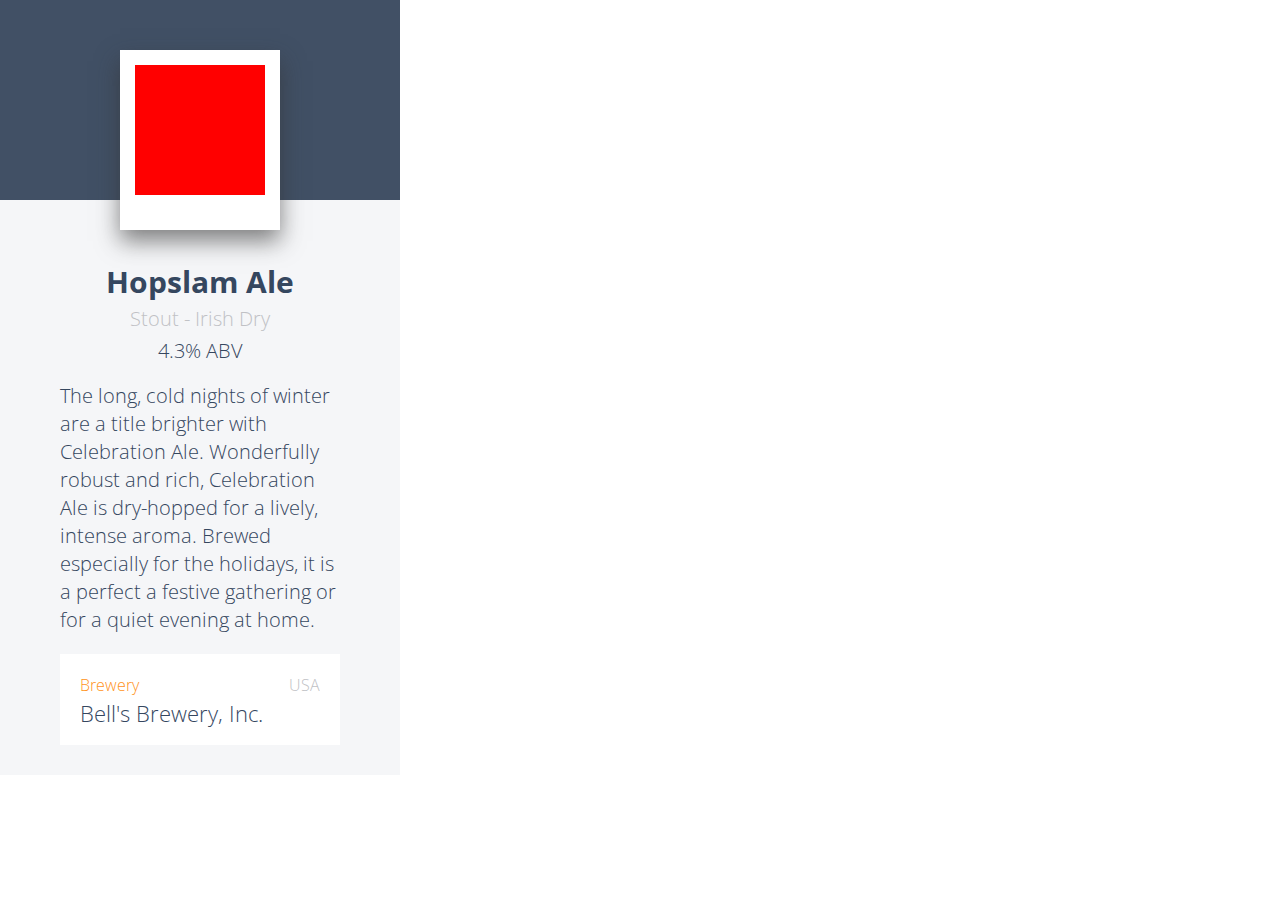
<file: tp.html>
<!DOCTYPE html>
</html>
 <head>
  <meta charset="UTF-8">
  <title>TP - clase 5</title>
  <link rel="stylesheet" type="text/css" href="css/reset.css"><!--reset-->
  <link rel='stylesheet' type='text/css' href='https://fonts.googleapis.com/css?family=Open+Sans+Condensed:300,300italic,700'><!--fuente-->
  <link rel="stylesheet" type="text/css" href="http://ionicons.com/css/ionicons.min.css?v=2.0.1"><!--íconos-->
  <link rel="stylesheet" type="text/css" href="tp.css">
 </head>
 <body>
   <div class="container">
     <div class="header">
      <a href="#" class="ion-chevron-left"></a> <!--ejemplo en enlace y div, se añadió cursor pointer. para este último-->
      <div class="ion-ios-heart-outline"></div> <!-- transform y transition efectos -->
      <div class="top-content">
       <!-- div img referencia -->
       <div class="img-src"></div>
       <!-- star icon's-->
       <span class="ion-ios-star"></span>
       <span class="ion-ios-star"></span>
       <span class="ion-ios-star"></span>
       <span class="ion-ios-star"></span>
      </div>
     </div>
     <div class="content">
      <h2>Hopslam Ale</h2>
      <h3>Stout - Irish Dry</h3>
      <span>4.3% ABV</span>
      <p>
        The long, cold nights of winter are a title brighter with Celebration
        Ale. Wonderfully robust and rich, Celebration Ale is dry-hopped for a lively, intense aroma.
        Brewed especially for the holidays, it is a perfect a festive gathering
        or for a quiet evening at home.
      </p>
      <!--destacado-->
      <div class="box_text">
        <div class="separador">
         <span class="left">Brewery</span>
         <span  class="right">usa</span>
       </div>
        Bell's Brewery, Inc.
      </div>
     </div>
   </div>
</body>
</html>
</file>
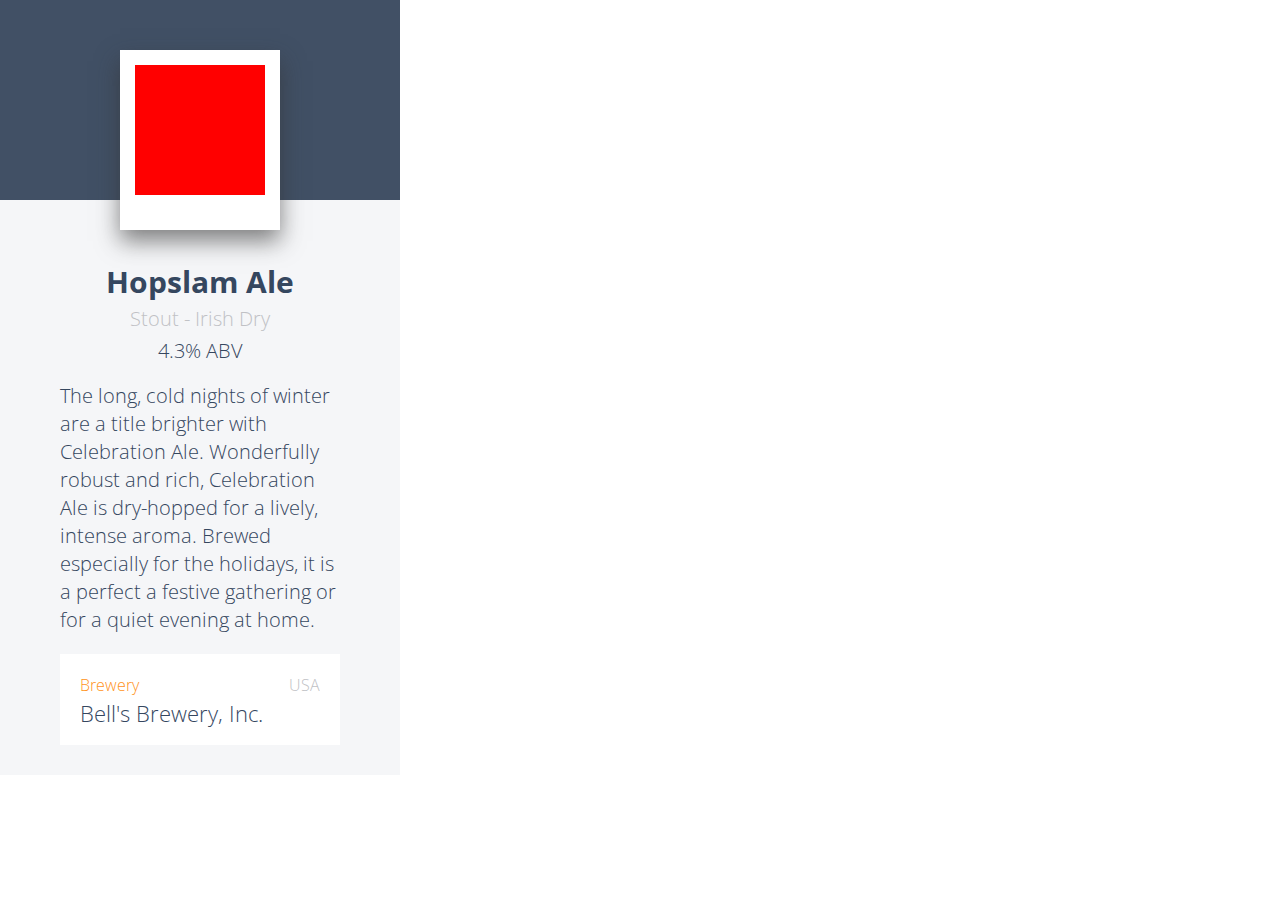
<file: clase 5/tp.html>
<!DOCTYPE html>
</html>
 <head>
  <meta charset="UTF-8">
  <title>TP - clase 5</title>
  <link rel="stylesheet" type="text/css" href="css/reset.css"><!--reset-->
  <link rel='stylesheet' type='text/css' href='https://fonts.googleapis.com/css?family=Open+Sans+Condensed:300,300italic,700'><!--fuente-->
  <link rel="stylesheet" type="text/css" href="http://ionicons.com/css/ionicons.min.css?v=2.0.1"><!--íconos-->
  <link rel="stylesheet" type="text/css" href="css/tp.css">
 </head>
 <body>
   <div class="container">
     <div class="header">
      <a href="#" class="ion-chevron-left"></a> <!--ejemplo en enlace y div, se añadió cursor pointer. para este último-->
      <div class="ion-ios-heart-outline"></div> <!-- transform y transition efectos -->
      <div class="top-content">
       <!-- div img referencia -->
       <div class="img-src"></div>
       <!-- star icon's-->
       <span class="ion-ios-star"></span>
       <span class="ion-ios-star"></span>
       <span class="ion-ios-star"></span>
       <span class="ion-ios-star"></span>
      </div>
     </div>
     <div class="content">
      <h2>Hopslam Ale</h2>
      <h3>Stout - Irish Dry</h3>
      <span>4.3% ABV</span>
      <p>
        The long, cold nights of winter are a title brighter with Celebration
        Ale. Wonderfully robust and rich, Celebration Ale is dry-hopped for a lively, intense aroma.
        Brewed especially for the holidays, it is a perfect a festive gathering
        or for a quiet evening at home.
      </p>
      <!--destacado-->
      <div class="box_text">
        <div class="separador">
         <span class="left">Brewery</span>
         <span  class="right">usa</span>
       </div>
        Bell's Brewery, Inc.
      </div>
     </div>
   </div>
</body>
</html>
</file>
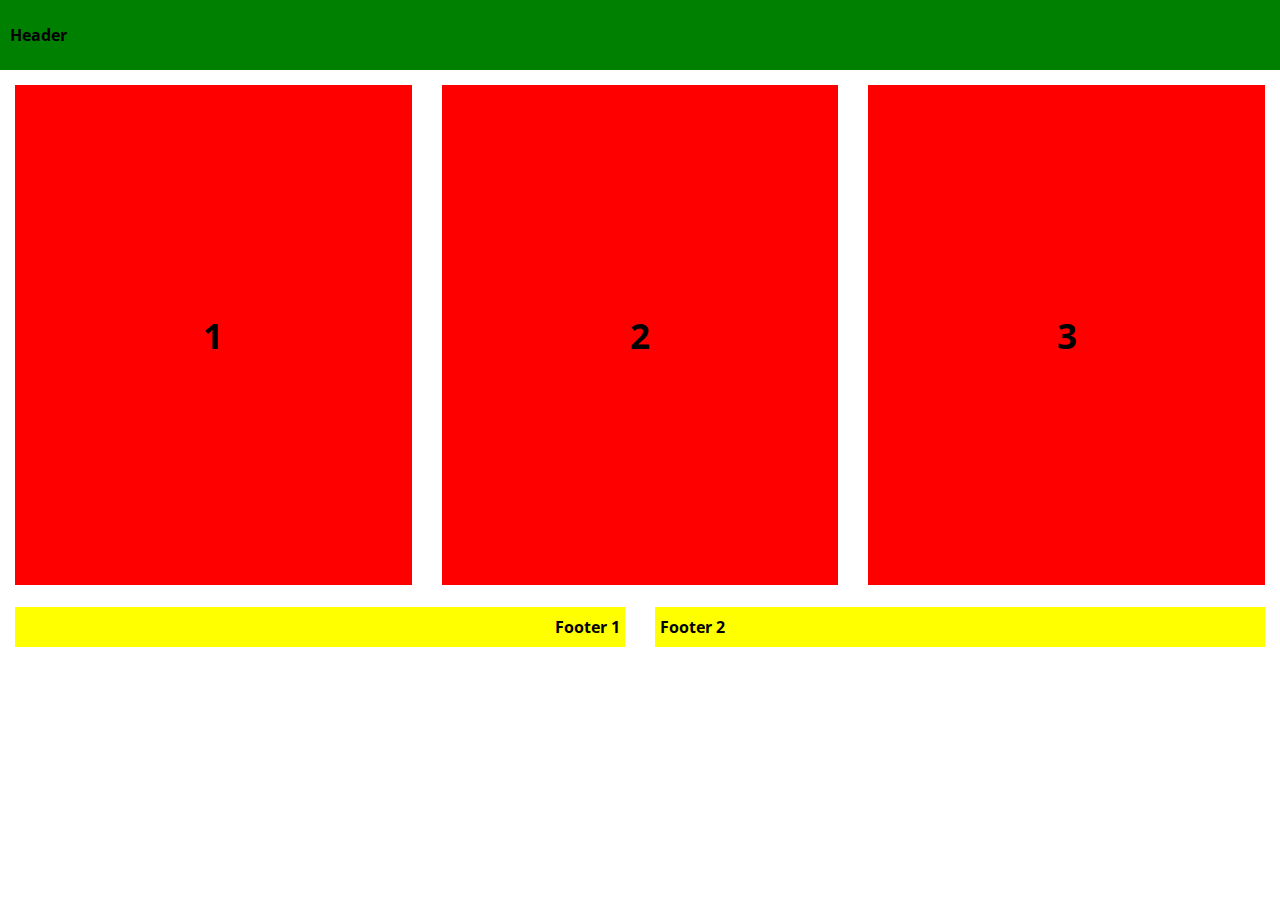
<file: clase 6/ejercicio-responsive.html>
<!DOCTYPE html>
</html>
 <head>
  <meta charset="UTF-8">
  <meta name="viewport" content="width=device-width, initial-scale=1.0">
  <title>TP - clase 6</title>
  <link rel="stylesheet" type="text/css" href="css/reset.css"><!--reset-->
  <link rel='stylesheet' type='text/css' href='https://fonts.googleapis.com/css?family=Open+Sans+Condensed:300,300italic,700'><!--fuente-->
  <link rel="stylesheet" type="text/css" href="ejercicio-responsive.css">
 </head>
 <body>
   <!-- Header -->
   <header>Header</header>
   <!-- bloques centrales -->
   <div class="contenedor">
    <div class="bloques">1</div>
    <div class="bloques">2</div>
    <div class="bloques last">3</div>
   </div>
  <!--footer-->
   <div class="contenedor-footer">
     <div class="footer">Footer 1</div>
     <div class="footer last">Footer 2</div>
   </div>
 </body>
 </html>
</file>
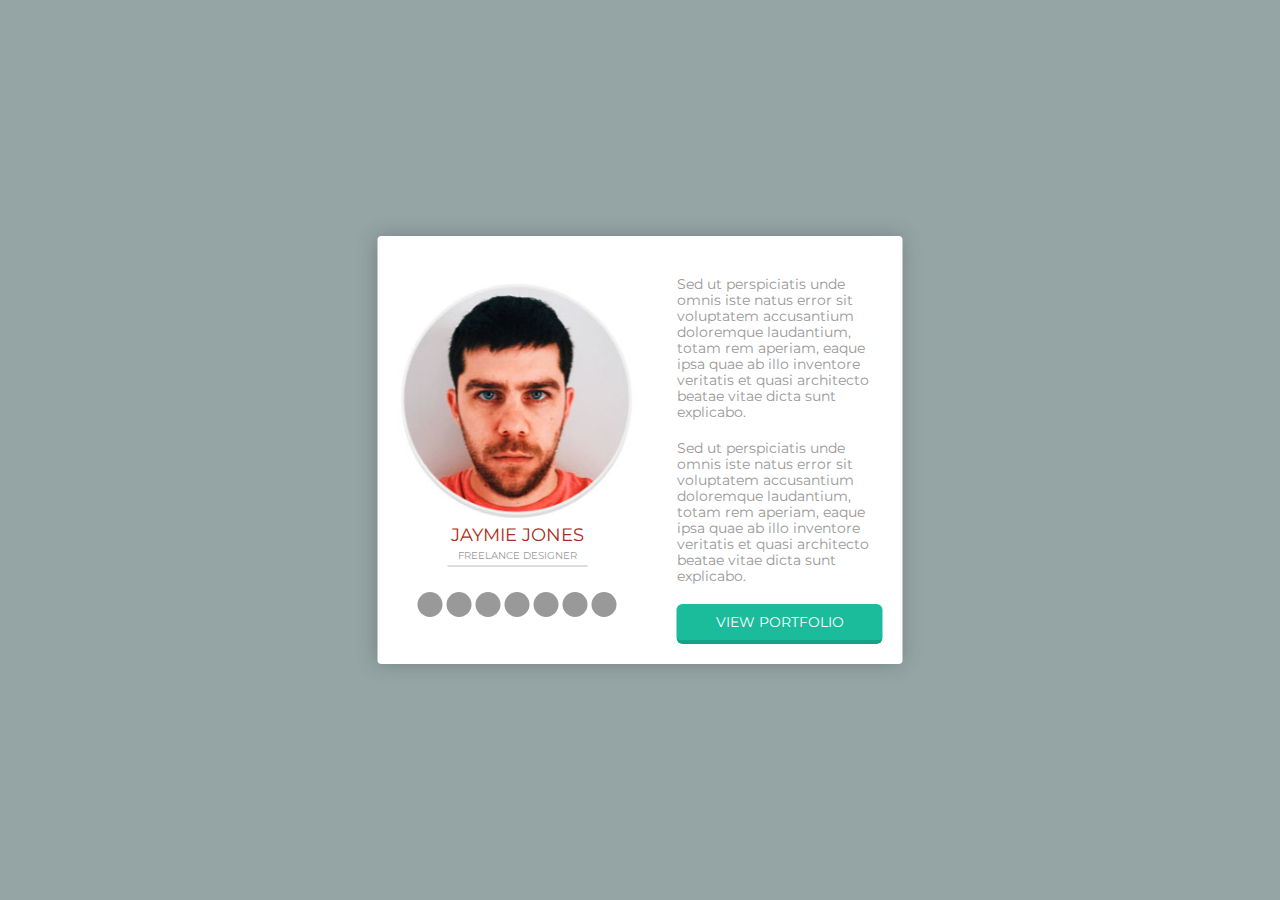
<file: clase 9/ejercicio.html>
<!DOCTYPE html>
</html>
 <head>
  <meta charset="UTF-8">
  <meta name="viewport" content="width=device-width, initial-scale=1.0">
  <title>Ejercicio en SASS</title>
  <link rel="stylesheet" type="text/css" href="css/style2.css"><!-- css -->
 </head>
 <body>
    <div class="tarjeta-presentacion">
     <div class="contenedor">
       <img src="img/img-profile.jpg">
       <h2>jaymie jones</h2>
       <h3>freelance designer</h3>
       <ul>
         <li>
           <a href="#">
            <span class="ion-social-linkedin"></span>
           </a>
         </li>
         <li >
          <a href="#">
           <span class="ion-social-dribbble"></span>
         </a>
         </li>
         <li >
          <a href="#">
           <span class="ion-social-facebook"></span>
          </a>
         </li>
         <li >
          <span class="ion-social-twitter"></span>
         </li>
         <li >
          <span class="ion-social-googleplus"></span>
         </li>
         <li >
          <span class="ion-social-whatsapp"></span>
         </li>
         <li >
          <span class="ion-social-github"></span>
         </li>
       </ul>

    </div>
     <div class="contenedor">
      <p>Sed ut perspiciatis unde omnis iste natus error sit voluptatem
        accusantium doloremque laudantium, totam rem aperiam, eaque ipsa quae ab illo inventore
         veritatis et quasi architecto beatae vitae dicta sunt explicabo.
       </p>
       <p>Sed ut perspiciatis unde omnis iste natus error sit voluptatem
         accusantium doloremque laudantium, totam rem aperiam, eaque ipsa quae ab illo inventore
          veritatis et quasi architecto beatae vitae dicta sunt explicabo.
        </p>
        <a class="btn" href="#">view portfolio</a>
     </div>
  </div>
 </body>
</html>
</file>
<file: tp.css>
@charset "UTF-8";
html, body {
  height: 100%;
  padding: 0;
  margin: 0;
  font-family: 'Open Sans Condensed', Arial;
  font-style: normal;
  color: #35475f;
  font-weight: 300;
}
body {
  text-align: center;
}
.container {
  width: 400px;
  background: #f5f6f8;
}
.header {
 height: 200px;
 background: #415065;
 position: relative;
}
.top-content {
  width: 130px;
  height: 130px;
  background: white;
  padding: 15px 15px 35px;
  margin: auto;
  position: absolute;
  bottom: -30px;
  left: 0;
  right: 0;
  box-shadow: 0px 11px 22px 0px rgba(50, 50, 50, 0.61);
}
.img-src {
  background: red;
  height: 100%;
  margin: 0 0 5px;
}
.content {
  padding: 66px 60px 30px;
}
h1 {
  font-size: 24px;
  line-height: 26px;
  font-weight: 700;
  color: white;
  max-width: 70%;
  margin: 0 auto;
  padding: 10px 0 0;
  text-transform: uppercase;
}
h2 {
  font-size: 30px;
  line-height: 32px;
  font-weight: 700;
}
h3 {
  color: #c0c1c5;
  font-weight: 300;
}
h3, span, p {
  font-size: 20px;
  line-height: 22px;
}
h2, h3, span {
  padding: 0 0 10px;
  margin: 0;
}
p {
  line-height: 28px;
  text-align: left;
  padding: 20px 0;
}
span {
  text-transform: uppercase;
}
.ion-chevron-left, .ion-ios-heart-outline {
  font-size: 25px;
  line-height: 25px;
  display: inline-block;
  width: 30px;
  height: 30px;
  color: white;
  position: absolute;
  top: 10px;
  cursor: pointer;
  transition: .5s;
}
.ion-ios-star {
  cursor: pointer;
  transition: .5s;
}
.ion-ios-star:hover {
  color: yellow;
  transition: .3s;
}
.ion-chevron-left:hover, .ion-ios-heart-outline:hover {
  color: #ddd;
  transition: .5s;
  transform: scale(1.3);
}
.ion-chevron-left {
  left: 20px;
}
.ion-ios-heart-outline {
  right: 20px;
}
.box_text {
  font-size: 22px;
  line-height: 24px;
  text-align: left;
  background: white;
  padding: 20px;
}
.box_text .separador {
  overflow: hidden;
}
.separador span {
  font-size: 16px;
  padding: 0 0 5px;
  color: #c0c1c5;
}
.separador span:first-child {
  color: #ff9219;
  text-transform: none;
}
.left {
  float: left;
}
.right {
  float: right;
}
</file>
<file: clase 5/css/tp.css>
@charset "UTF-8";
html, body {
  height: 100%;
  padding: 0;
  margin: 0;
  font-family: 'Open Sans Condensed', Arial;
  font-style: normal;
  color: #35475f;
  font-weight: 300;
}
body {
  text-align: center;
}
.container {
  width: 400px;
  background: #f5f6f8;
}
.header {
 height: 200px;
 background: #415065;
 position: relative;
}
.top-content {
  width: 130px;
  height: 130px;
  background: white;
  padding: 15px 15px 35px;
  margin: auto;
  position: absolute;
  bottom: -30px;
  left: 0;
  right: 0;
  box-shadow: 0px 11px 22px 0px rgba(50, 50, 50, 0.61);
}
.img-src {
  background: red;
  height: 100%;
  margin: 0 0 5px;
}
.content {
  padding: 66px 60px 30px;
}
h1 {
  font-size: 24px;
  line-height: 26px;
  font-weight: 700;
  color: white;
  max-width: 70%;
  margin: 0 auto;
  padding: 10px 0 0;
  text-transform: uppercase;
}
h2 {
  font-size: 30px;
  line-height: 32px;
  font-weight: 700;
}
h3 {
  color: #c0c1c5;
  font-weight: 300;
}
h3, span, p {
  font-size: 20px;
  line-height: 22px;
}
h2, h3, span {
  padding: 0 0 10px;
  margin: 0;
}
p {
  line-height: 28px;
  text-align: left;
  padding: 20px 0;
}
span {
  text-transform: uppercase;
}
.ion-chevron-left, .ion-ios-heart-outline {
  font-size: 25px;
  line-height: 25px;
  display: inline-block;
  width: 30px;
  height: 30px;
  color: white;
  position: absolute;
  top: 10px;
  cursor: pointer;
  transition: .5s;
}
.ion-ios-star {
  cursor: pointer;
  transition: .5s;
}
.ion-ios-star:hover {
  color: yellow;
  transition: .3s;
}
.ion-chevron-left:hover, .ion-ios-heart-outline:hover {
  color: #ddd;
  transition: .5s;
  transform: scale(1.3);
}
.ion-chevron-left {
  left: 20px;
}
.ion-ios-heart-outline {
  right: 20px;
}
.box_text {
  font-size: 22px;
  line-height: 24px;
  text-align: left;
  background: white;
  padding: 20px;
}
.box_text .separador {
  overflow: hidden;
}
.separador span {
  font-size: 16px;
  padding: 0 0 5px;
  color: #c0c1c5;
}
.separador span:first-child {
  color: #ff9219;
  text-transform: none;
}
.left {
  float: left;
}
.right {
  float: right;
}
</file>
<file: clase 6/ejercicio-responsive.css>
@charset "UTF-8";
body {
  font-family: 'Open Sans Condensed';
  font-size;
  font-style: normal;
  font-weight: 700;
}
header {
  height: 50px;
  background: green;
  display: flex;
  align-items: center;
  padding: 10px;
}
.contenedor {
  display: flex;
  flex-flow: row wrap;
}
.contenedor div.bloques {
  font-size: 35px;
  background: red;
  flex: 1;
  display: flex;
  justify-content: center;
  align-items: center;
  min-height: 500px;
  text-align: center;
  margin: 15px;
}
.contenedor-footer {
  display: flex;
}
.footer {
  background: yellow;
  height: 30px;
  display: flex;
  flex: 1;
  align-items: center;
  justify-content: flex-end;
  padding: 5px;
  margin: 7px 15px;
}
.footer.last {
  justify-content: flex-start;
}

@media screen and (max-width: 900px) {
  .contenedor-footer {
    flex-wrap: wrap;
    flex-direction: column;
  }
}

@media screen and (max-width: 899px) and (min-width:600px) {
  header {
    background: cyan;
  }
  .contenedor div.bloques {
    min-height: 250px;
  }
  .contenedor div.bloques.last {
    min-height: 150px;
    flex-basis: 100%;
 }
  .contenedor-footer {
    flex-wrap: wrap;
  }
  .footer,  .footer.last {
    display: flex;
    align-items: center;
    justify-content: center;
  }

}

@media screen and (max-width: 599px) {
  .contenedor {
    flex-wrap: wrap;
    flex-direction: column;
  }
 .contenedor div.bloques {
   min-height: 150px;
  }
  header, .footer, .footer.last {
    justify-content: center;
  }
  .footer {
    display: flex;
    align-items: center;
  }
}
</file>
<file: clase 9/css/style2.css>
@import url("https://fonts.googleapis.com/css?family=Montserrat:400,700|Montserrat+Alternates:400,700");
@import url("http://code.ionicframework.com/ionicons/2.0.1/css/ionicons.min.css");
html, body, div, span, applet, object, iframe,
h1, h2, h3, h4, h5, h6, p, blockquote, pre,
a, abbr, acronym, address, big, cite, code,
del, dfn, em, img, ins, kbd, q, s, samp,
small, strike, strong, sub, sup, tt, var,
b, u, i, center,
dl, dt, dd, ol, ul, li,
fieldset, form, label, legend,
table, caption, tbody, tfoot, thead, tr, th, td,
article, aside, canvas, details, embed,
figure, figcaption, footer, header, hgroup,
menu, nav, output, ruby, section, summary,
time, mark, audio, video {
  margin: 0;
  padding: 0;
  border: 0;
  font-size: 100%;
  font: inherit;
  vertical-align: baseline; }

article, aside, details, figcaption, figure,
footer, header, hgroup, menu, nav, section {
  display: block; }

body {
  line-height: 1; }

ol, ul {
  list-style: none; }

blockquote, q {
  quotes: none; }

blockquote:before, blockquote:after,
q:before, q:after {
  content: '';
  content: none; }

table {
  border-collapse: collapse;
  border-spacing: 0; }

a {
  text-decoration: none; }

body {
  background-color: #95A5A6;
  font-family: Montserrat, Arial, helvetica, sans-serif;
  font-size: 14px;
  line-height: 16px;
  font-weight: 400;
  color: #999; }

.tarjeta-presentacion {
  width: 525px;
  display: flex;
  box-shadow: -1px 0px 19px 0px rgba(50, 50, 50, 0.3);
  border-radius: 4px;
  position: absolute;
  transform: translate(-50%, -50%);
  top: 50%;
  left: 50%;
  background-color: white; }
  .tarjeta-presentacion .contenedor {
    flex: 1;
    padding: 20px; }
    .tarjeta-presentacion .contenedor:first-child {
      text-align: center;
      align-self: center; }
  .tarjeta-presentacion h2 {
    font-size: 18px;
    line-height: 24px;
    color: #AF2B20; }
  .tarjeta-presentacion h3 {
    font-size: 10px;
    line-height: 18px; }
    .tarjeta-presentacion h3:after {
      content: '';
      display: block;
      width: 140px;
      height: 2px;
      margin: 0 auto 25px auto;
      background-color: #ddd; }
  .tarjeta-presentacion h2, .tarjeta-presentacion h3 {
    text-align: center;
    text-transform: uppercase; }
  .tarjeta-presentacion p {
    font-weight: 400;
    padding: 20px 0; }
    .tarjeta-presentacion p:first-child {
      padding-bottom: 0; }
  .tarjeta-presentacion .btn {
    color: white;
    text-transform: uppercase;
    padding: 10px 0;
    background: #1ABC9C;
    display: block;
    border-radius: 6px;
    text-align: center;
    border-bottom: 4px solid #15A286;
    transition: .3s; }
    .tarjeta-presentacion .btn:hover {
      opacity: .8; }
  .tarjeta-presentacion ul li {
    background-color: #999;
    border-radius: 50%;
    width: 25px;
    height: 25px;
    vertical-align: middle;
    display: inline-block;
    text-align: center; }
    .tarjeta-presentacion ul li span {
      line-height: 25px; }
      .tarjeta-presentacion ul li span:before {
        color: white; }

/*# sourceMappingURL=style2.css.map */
</file>
